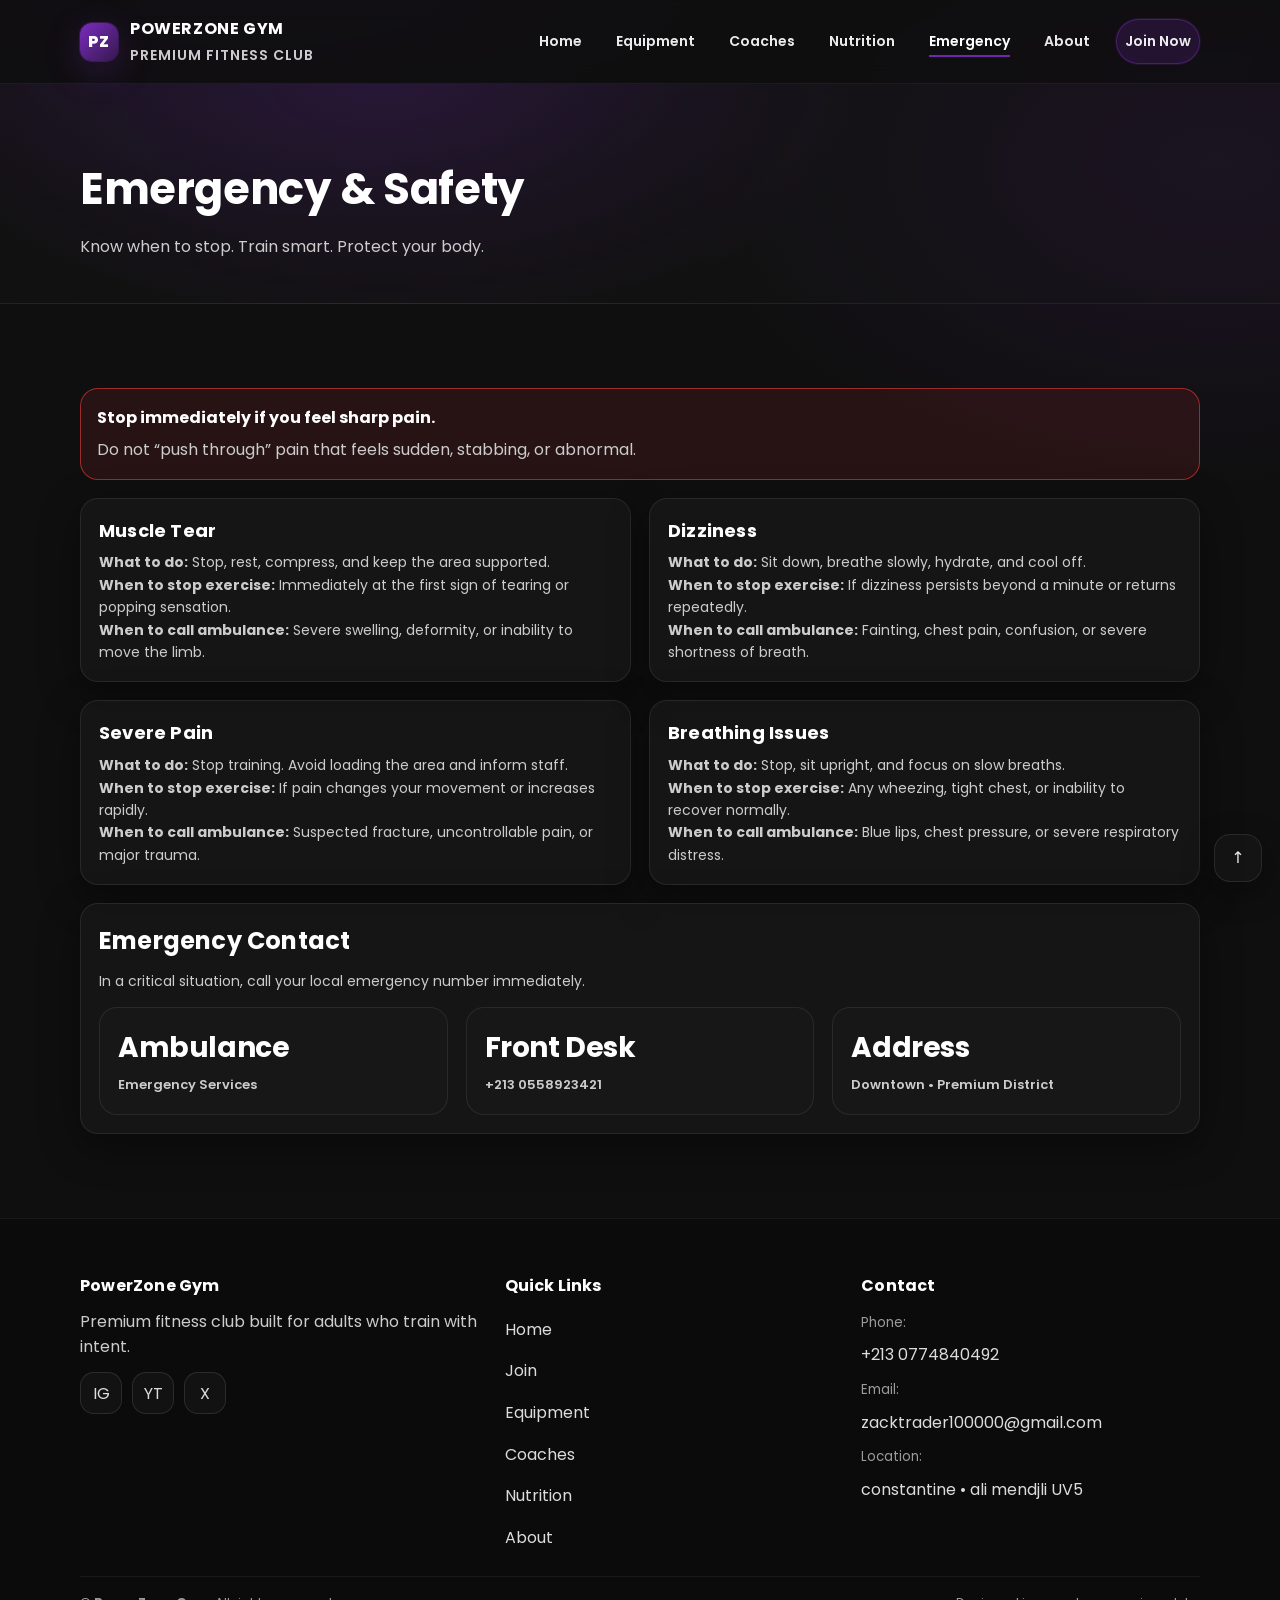
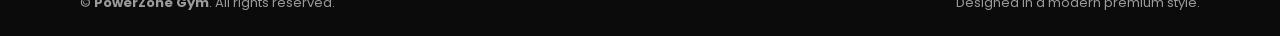
<file: project daw/emergency.html>
<!doctype html>
<html lang="en" id="top">
<head>
  <meta charset="utf-8" />
  <meta name="viewport" content="width=device-width,initial-scale=1" />
  <title>Emergency – PowerZone Gym</title>

  <link rel="preconnect" href="https://fonts.googleapis.com">
  <link rel="preconnect" href="https://fonts.gstatic.com" crossorigin>
  <link href="https://fonts.googleapis.com/css2?family=Poppins:wght@300;400;600;700;800&display=swap" rel="stylesheet">

  <link rel="stylesheet" href="css/style.css" />
</head>
<body>

  <!-- NAVBAR -->
  <header class="navbar">
    <div class="container nav-wrap">
      <a class="brand" href="index.html" aria-label="PowerZone Gym Home">
        <div class="brand-badge">PZ</div>
        <div>
          PowerZone Gym<br><span>Premium Fitness Club</span>
        </div>
      </a>

      <input class="nav-toggle" type="checkbox" id="navToggle" aria-label="Toggle navigation" />
      <label class="hamburger" for="navToggle" aria-hidden="true"><span></span></label>

      <nav class="nav-links" aria-label="Primary">
        <a href="index.html">Home</a>
       
        <a href="equipment.html">Equipment</a>
        <a href="coaches.html">Coaches</a>
        <a href="nutrition.html">Nutrition</a>
        <a class="active" href="emergency.html">Emergency</a>
        <a href="about.html">About</a>
        <a class="nav-cta" href="join.html">Join Now</a>
      </nav>
    </div>
  </header>

  <section class="page-hero">
    <div class="container">
      <h1 class="fade-in">Emergency & Safety</h1>
      <p class="fade-in delay-1">Know when to stop. Train smart. Protect your body.</p>
    </div>
  </section>

  <section class="section">
    <div class="container">

      <div class="alert red fade-in">
        <b>Stop immediately if you feel sharp pain.</b>
        <p style="margin-top:6px;">Do not “push through” pain that feels sudden, stabbing, or abnormal.</p>
      </div>

      <div style="height:18px;"></div>

      <div class="grid grid-2">
        <article class="card fade-in delay-1">
          <h3>Muscle Tear</h3>
          <p><b>What to do:</b> Stop, rest, compress, and keep the area supported.</p>
          <p><b>When to stop exercise:</b> Immediately at the first sign of tearing or popping sensation.</p>
          <p><b>When to call ambulance:</b> Severe swelling, deformity, or inability to move the limb.</p>
        </article>

        <article class="card fade-in delay-2">
          <h3>Dizziness</h3>
          <p><b>What to do:</b> Sit down, breathe slowly, hydrate, and cool off.</p>
          <p><b>When to stop exercise:</b> If dizziness persists beyond a minute or returns repeatedly.</p>
          <p><b>When to call ambulance:</b> Fainting, chest pain, confusion, or severe shortness of breath.</p>
        </article>

        <article class="card fade-in delay-3">
          <h3>Severe Pain</h3>
          <p><b>What to do:</b> Stop training. Avoid loading the area and inform staff.</p>
          <p><b>When to stop exercise:</b> If pain changes your movement or increases rapidly.</p>
          <p><b>When to call ambulance:</b> Suspected fracture, uncontrollable pain, or major trauma.</p>
        </article>

        <article class="card fade-in delay-4">
          <h3>Breathing Issues</h3>
          <p><b>What to do:</b> Stop, sit upright, and focus on slow breaths.</p>
          <p><b>When to stop exercise:</b> Any wheezing, tight chest, or inability to recover normally.</p>
          <p><b>When to call ambulance:</b> Blue lips, chest pressure, or severe respiratory distress.</p>
        </article>
      </div>

      <div style="height:18px;"></div>

      <div class="card fade-in">
        <h2 style="margin-bottom:10px;">Emergency Contact</h2>
        <p>In a critical situation, call your local emergency number immediately.</p>
        <div class="grid grid-3" style="margin-top:14px;">
          <div class="stat">
            <b>Ambulance</b>
            <span>Emergency Services</span>
          </div>
          <div class="stat">
            <b>Front Desk</b>
            <span>+213 0558923421</span>
          </div>
          <div class="stat">
            <b>Address</b>
            <span>Downtown • Premium District</span>
          </div>
        </div>
      </div>

    </div>
  </section>

  <!-- FOOTER -->
  <footer class="footer">
    <div class="container">
      <div class="footer-grid">
        <div>
          <h3>PowerZone Gym</h3>
          <p>Premium fitness club built for adults who train with intent.</p>
          <div class="social" aria-label="Social links">
            <a href="#" aria-label="Instagram">IG</a>
            <a href="#" aria-label="YouTube">YT</a>
            <a href="#" aria-label="X / Twitter">X</a>
          </div>
        </div>

        <div>
          <h3>Quick Links</h3>
          <a href="index.html">Home</a><br>
          <a href="join.html">Join</a><br>
          <a href="equipment.html">Equipment</a><br>
          <a href="coaches.html">Coaches</a><br>
          <a href="nutrition.html">Nutrition</a><br>
          <a href="about.html">About</a>
        </div>

        <div>
          <h3>Contact</h3>
          <small>Phone:</small><br>
          <a href="#">+213 0774840492</a><br>
          <small>Email:</small><br>
          <a href="#">zacktrader100000@gmail.com</a><br>
          <small>Location:</small><br>
          <a href="#">constantine • ali mendjli UV5 </a>
        </div>
      </div>

      <div class="copyright">
        <span>© <b>PowerZone Gym</b>. All rights reserved.</span>
        <span>Designed in a modern premium style.</span>
      </div>
    </div>
  </footer>

  <a class="to-top" href="#top" aria-label="Scroll to top">↑</a>
</body>
</html>
</file>
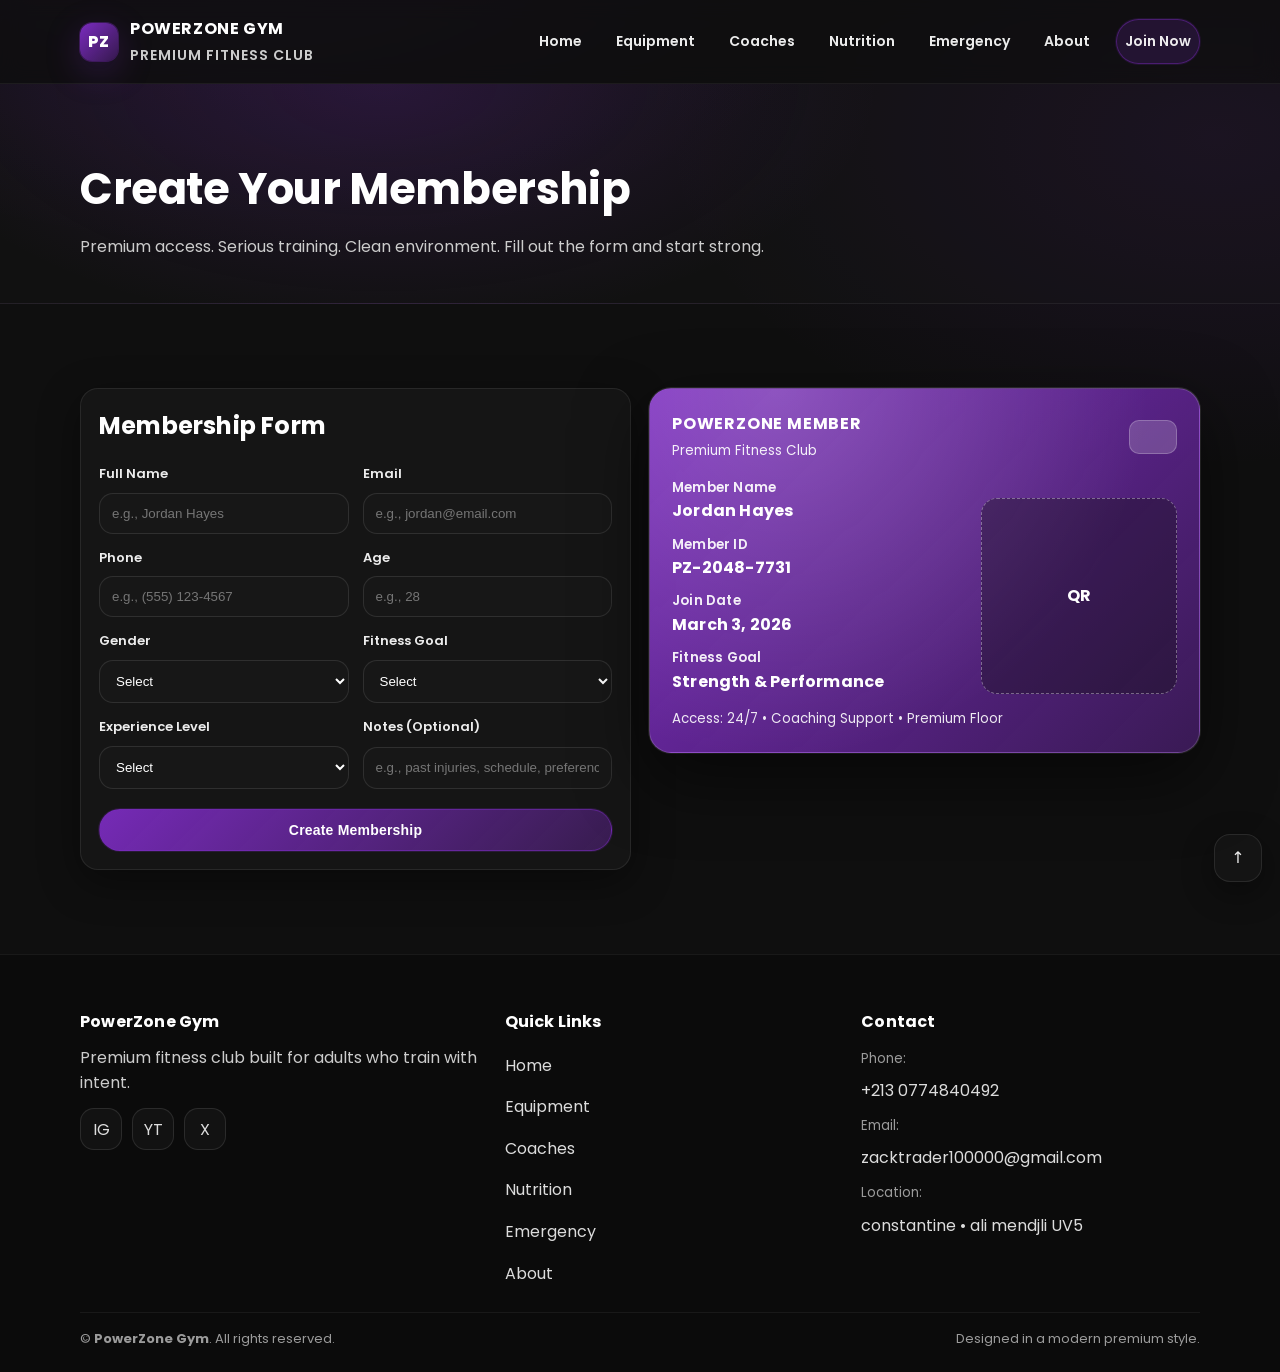
<file: project daw/join.html>
<!doctype html>
<html lang="en" id="top">
<head>
  <meta charset="utf-8" />
  <meta name="viewport" content="width=device-width,initial-scale=1" />
  <title>Join – PowerZone Gym</title>

  <link rel="preconnect" href="https://fonts.googleapis.com">
  <link rel="preconnect" href="https://fonts.gstatic.com" crossorigin>
  <link href="https://fonts.googleapis.com/css2?family=Poppins:wght@300;400;600;700;800&display=swap" rel="stylesheet">

  <link rel="stylesheet" href="css/style.css" />
</head>
<body>

  <!-- NAVBAR -->
  <header class="navbar">
    <div class="container nav-wrap">
      <a class="brand" href="index.html" aria-label="PowerZone Gym Home">
        <div class="brand-badge">PZ</div>
        <div>
          PowerZone Gym<br><span>Premium Fitness Club</span>
        </div>
      </a>

      <input class="nav-toggle" type="checkbox" id="navToggle" aria-label="Toggle navigation" />
      <label class="hamburger" for="navToggle" aria-hidden="true"><span></span></label>

      <nav class="nav-links" aria-label="Primary">
        <a href="index.html">Home</a>
        
        <a href="equipment.html">Equipment</a>
        <a href="coaches.html">Coaches</a>
        <a href="nutrition.html">Nutrition</a>
        <a href="emergency.html">Emergency</a>
        <a href="about.html">About</a>
        <a class="nav-cta" href="join.html">Join Now</a>
      </nav>
    </div>
  </header>

  <!-- PAGE HERO -->
  <section class="page-hero">
    <div class="container">
      <h1 class="fade-in">Create Your Membership</h1>
      <p class="fade-in delay-1">Premium access. Serious training. Clean environment. Fill out the form and start strong.</p>
    </div>
  </section>

  <!-- CONTENT -->
  <section class="section">
    <div class="container">
      <div class="grid grid-2">
        <!-- Form -->
        <article class="card fade-in">
          <h2 style="margin-bottom:10px;">Membership Form</h2>
          <p style="margin-bottom:18px;"></p>

          <form class="form" action="#" method="post">
            <div class="form-grid">
              <div class="field">
                <label for="fullName">Full Name</label>
                <input id="fullName" name="fullName" type="text" placeholder="e.g., Jordan Hayes" required>
              </div>

              <div class="field">
                <label for="email">Email</label>
                <input id="email" name="email" type="email" placeholder="e.g., jordan@email.com" required>
              </div>

              <div class="field">
                <label for="phone">Phone</label>
                <input id="phone" name="phone" type="tel" placeholder="e.g., (555) 123-4567" required>
              </div>

              <div class="field">
                <label for="age">Age</label>
                <input id="age" name="age" type="number" placeholder="e.g., 28" min="14" max="90" required>
              </div>

              <div class="field">
                <label for="gender">Gender</label>
                <select id="gender" name="gender" required>
                  <option value="" selected disabled>Select</option>
                  <option>Male</option>
                  <option>Female</option>
                  <option>Prefer not to say</option>
                </select>
              </div>

              <div class="field">
                <label for="goal">Fitness Goal</label>
                <select id="goal" name="goal" required>
                  <option value="" selected disabled>Select</option>
                  <option>Build Muscle</option>
                  <option>Lose Fat</option>
                  <option>Strength & Performance</option>
                  <option>General Fitness</option>
                </select>
              </div>

              <div class="field">
                <label for="experience">Experience Level</label>
                <select id="experience" name="experience" required>
                  <option value="" selected disabled>Select</option>
                  <option>Beginner</option>
                  <option>Intermediate</option>
                  <option>Advanced</option>
                  <option>coaching</option>
                </select>
              </div>

              <div class="field">
                <label for="notes">Notes (Optional)</label>
                <input id="notes" name="notes" type="text" placeholder="e.g., past injuries, schedule, preferences">
              </div>
            </div>

            <button class="btn btn-primary" type="submit" style="margin-top:6px; width:100%;">Create Membership</button>
          </form>
        </article>

        <!-- Membership Card Visual -->
        <aside class="fade-in delay-1">
          <div class="membership-card">
            <div class="card-content">
              <div class="card-top">
                <div>
                  <b style="letter-spacing:.8px; text-transform:uppercase;">PowerZone Member</b><br>
                  <small style="opacity:.92;">Premium Fitness Club</small>
                </div>
                <div class="card-chip" aria-hidden="true"></div>
              </div>

              <div class="card-grid">
                <div class="card-lines">
                  <div>
                    <small>Member Name</small>
                    <b>Jordan Hayes</b>
                  </div>
                  <div>
                    <small>Member ID</small>
                    <b>PZ-2048-7731</b>
                  </div>
                  <div>
                    <small>Join Date</small>
                    <b>March 3, 2026</b>
                  </div>
                  <div>
                    <small>Fitness Goal</small>
                    <b>Strength & Performance</b>
                  </div>
                </div>

                <div class="qr" aria-label="QR code placeholder">
                  QR
                </div>
              </div>

              <small style="opacity:.9;">Access: 24/7 • Coaching Support • Premium Floor</small>
            </div>
          </div>
        </aside>
      </div>
    </div>
  </section>

  <!-- FOOTER -->
  <footer class="footer">
    <div class="container">
      <div class="footer-grid">
        <div>
          <h3>PowerZone Gym</h3>
          <p>Premium fitness club built for adults who train with intent.</p>
          <div class="social" aria-label="Social links">
            <a href="#">IG</a>
            <a href="#">YT</a>
            <a href="#">X</a>
          </div>
        </div>

        <div>
          <h3>Quick Links</h3>
          <a href="index.html">Home</a><br>
          <a href="equipment.html">Equipment</a><br>
          <a href="coaches.html">Coaches</a><br>
          <a href="nutrition.html">Nutrition</a><br>
          <a href="emergency.html">Emergency</a><br>
          <a href="about.html">About</a>
        </div>

        <div>
          <h3>Contact</h3>
          <small>Phone:</small><br>
          <a href="#">+213 0774840492</a><br>
          <small>Email:</small><br>
          <a href="#">zacktrader100000@gmail.com</a><br>
          <small>Location:</small><br>
          <a href="#">constantine • ali mendjli UV5 </a>
        </div>
      </div>

      <div class="copyright">
        <span>© <b>PowerZone Gym</b>. All rights reserved.</span>
        <span>Designed in a modern premium style.</span>
      </div>
    </div>
  </footer>

  <a class="to-top" href="#top" aria-label="Scroll to top">↑</a>

</body>
</html>
</file>
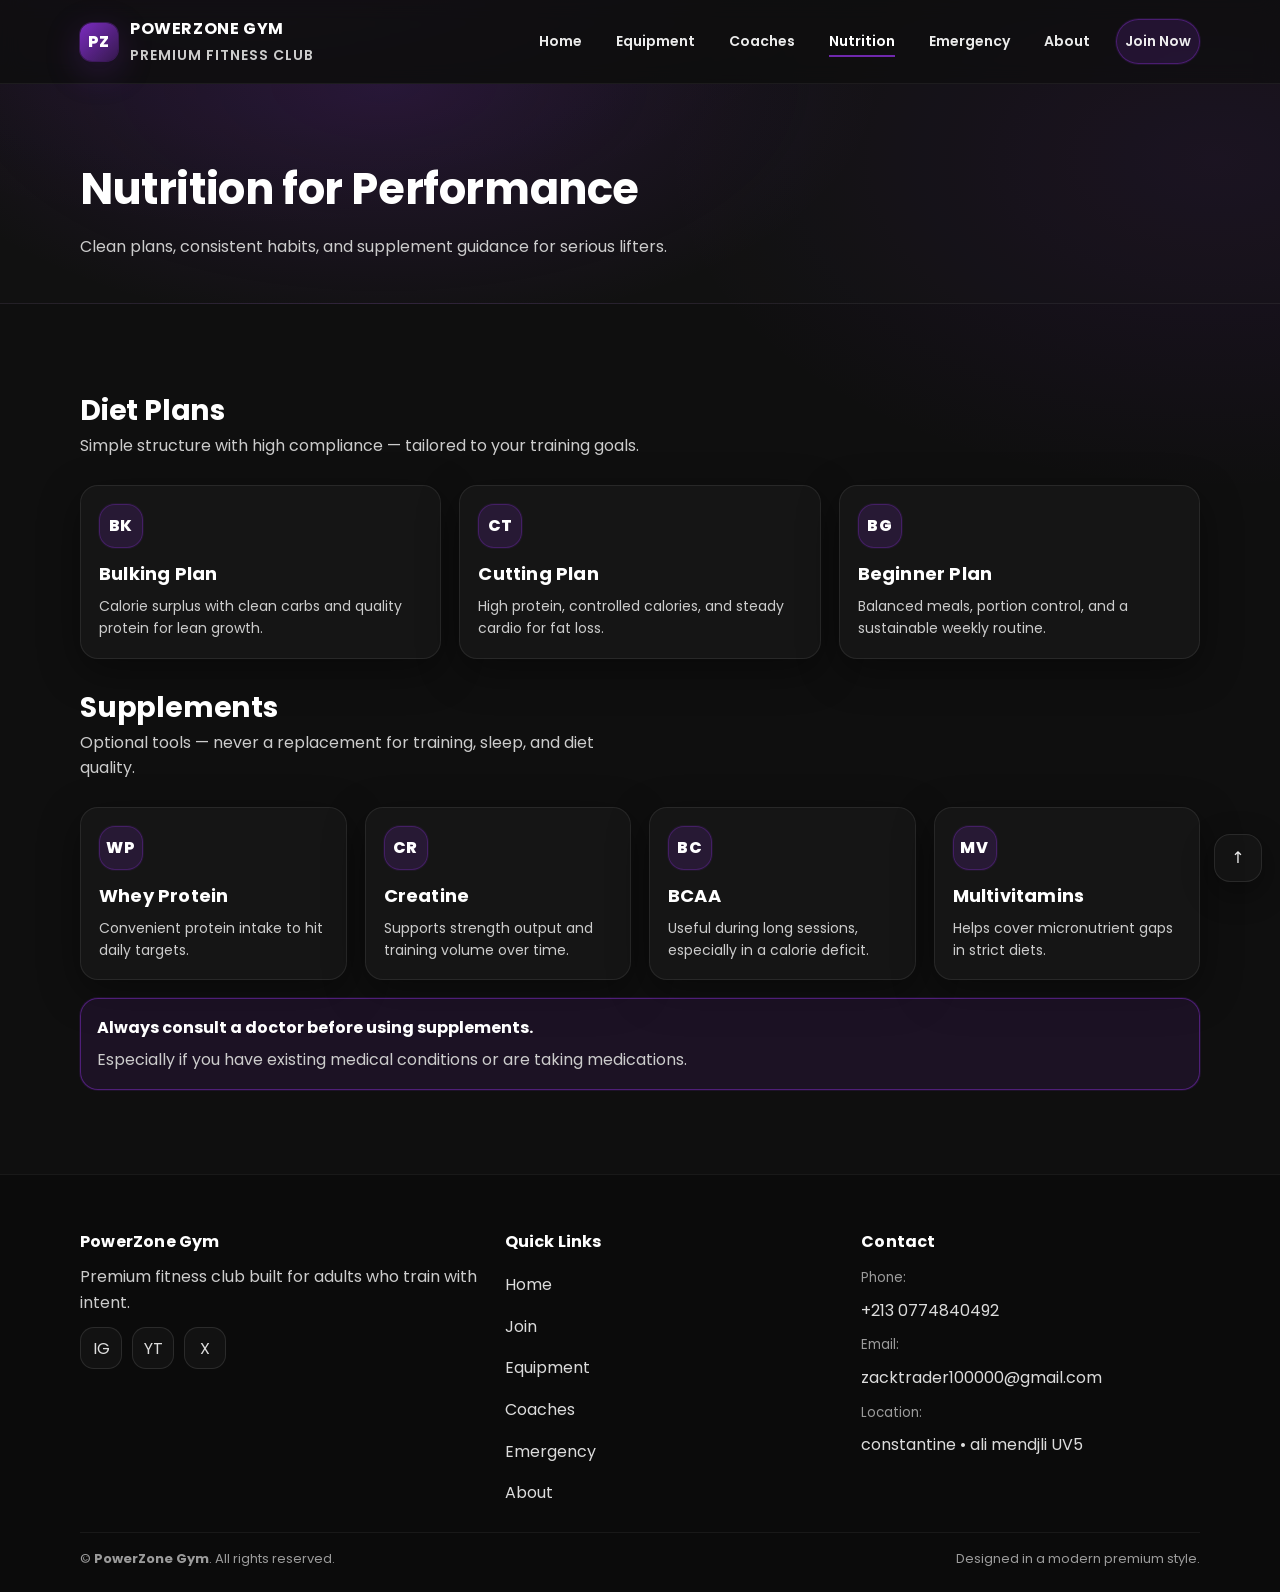
<file: project daw/nutrition.html>
<!doctype html>
<html lang="en" id="top">
<head>
  <meta charset="utf-8" />
  <meta name="viewport" content="width=device-width,initial-scale=1" />
  <title>Nutrition – PowerZone Gym</title>

  <link rel="preconnect" href="https://fonts.googleapis.com">
  <link rel="preconnect" href="https://fonts.gstatic.com" crossorigin>
  <link href="https://fonts.googleapis.com/css2?family=Poppins:wght@300;400;600;700;800&display=swap" rel="stylesheet">

  <link rel="stylesheet" href="css/style.css" />
</head>
<body>

  <!-- NAVBAR -->
  <header class="navbar">
    <div class="container nav-wrap">
      <a class="brand" href="index.html" aria-label="PowerZone Gym Home">
        <div class="brand-badge">PZ</div>
        <div>
          PowerZone Gym<br><span>Premium Fitness Club</span>
        </div>
      </a>

      <input class="nav-toggle" type="checkbox" id="navToggle" aria-label="Toggle navigation" />
      <label class="hamburger" for="navToggle" aria-hidden="true"><span></span></label>

      <nav class="nav-links" aria-label="Primary">
        <a href="index.html">Home</a>
        
        <a href="equipment.html">Equipment</a>
        <a href="coaches.html">Coaches</a>
        <a class="active" href="nutrition.html">Nutrition</a>
        <a href="emergency.html">Emergency</a>
        <a href="about.html">About</a>
        <a class="nav-cta" href="join.html">Join Now</a>
      </nav>
    </div>
  </header>

  <section class="page-hero">
    <div class="container">
      <h1 class="fade-in">Nutrition for Performance</h1>
      <p class="fade-in delay-1">Clean plans, consistent habits, and supplement guidance for serious lifters.</p>
    </div>
  </section>

  <section class="section">
    <div class="container">
      <div class="section-head fade-in">
        <div>
          <h2>Diet Plans</h2>
          <p>Simple structure with high compliance — tailored to your training goals.</p>
        </div>
      </div>

      <div class="grid grid-3">
        <article class="card fade-in delay-1">
          <div class="card-icon">BK</div>
          <h3>Bulking Plan</h3>
          <p>Calorie surplus with clean carbs and quality protein for lean growth.</p>
        </article>

        <article class="card fade-in delay-2">
          <div class="card-icon">CT</div>
          <h3>Cutting Plan</h3>
          <p>High protein, controlled calories, and steady cardio for fat loss.</p>
        </article>

        <article class="card fade-in delay-3">
          <div class="card-icon">BG</div>
          <h3>Beginner Plan</h3>
          <p>Balanced meals, portion control, and a sustainable weekly routine.</p>
        </article>
      </div>

      <div style="height:26px;"></div>

      <div class="section-head fade-in">
        <div>
          <h2>Supplements</h2>
          <p>Optional tools — never a replacement for training, sleep, and diet quality.</p>
        </div>
      </div>

      <div class="grid grid-4">
        <article class="card fade-in delay-1">
          <div class="card-icon">WP</div>
          <h3>Whey Protein</h3>
          <p>Convenient protein intake to hit daily targets.</p>
        </article>

        <article class="card fade-in delay-2">
          <div class="card-icon">CR</div>
          <h3>Creatine</h3>
          <p>Supports strength output and training volume over time.</p>
        </article>

        <article class="card fade-in delay-3">
          <div class="card-icon">BC</div>
          <h3>BCAA</h3>
          <p>Useful during long sessions, especially in a calorie deficit.</p>
        </article>

        <article class="card fade-in delay-4">
          <div class="card-icon">MV</div>
          <h3>Multivitamins</h3>
          <p>Helps cover micronutrient gaps in strict diets.</p>
        </article>
      </div>

      <div style="height:18px;"></div>

      <div class="alert purple fade-in">
        <b>Always consult a doctor before using supplements.</b>
        <p style="margin-top:6px;">Especially if you have existing medical conditions or are taking medications.</p>
      </div>
    </div>
  </section>

  <!-- FOOTER -->
  <footer class="footer">
    <div class="container">
      <div class="footer-grid">
        <div>
          <h3>PowerZone Gym</h3>
          <p>Premium fitness club built for adults who train with intent.</p>
          <div class="social" aria-label="Social links">
            <a href="#" aria-label="Instagram">IG</a>
            <a href="#" aria-label="YouTube">YT</a>
            <a href="#" aria-label="X / Twitter">X</a>
          </div>
        </div>

        <div>
          <h3>Quick Links</h3>
          <a href="index.html">Home</a><br>
          <a href="join.html">Join</a><br>
          <a href="equipment.html">Equipment</a><br>
          <a href="coaches.html">Coaches</a><br>
          <a href="emergency.html">Emergency</a><br>
          <a href="about.html">About</a>
        </div>

       <div>
          <h3>Contact</h3>
          <small>Phone:</small><br>
          <a href="#">+213 0774840492</a><br>
          <small>Email:</small><br>
          <a href="#">zacktrader100000@gmail.com</a><br>
          <small>Location:</small><br>
          <a href="#">constantine • ali mendjli UV5 </a>
        </div>
      </div>

      <div class="copyright">
        <span>© <b>PowerZone Gym</b>. All rights reserved.</span>
        <span>Designed in a modern premium style.</span>
      </div>
    </div>
  </footer>

  <a class="to-top" href="#top" aria-label="Scroll to top">↑</a>
</body>
</html>
</file>
<file: project daw/css/style.css>
:root{
  --purple:#7B2CBF;
  --bg:#0F0F0F;
  --panel:#1A1A1A;
  --text:#FFFFFF;
  --muted:#CCCCCC;

  --shadow: 0 18px 50px rgba(0,0,0,.55);
  --radius: 18px;
  --radius-sm: 14px;

  --glow: 0 0 0 1px rgba(123,44,191,.35), 0 10px 35px rgba(123,44,191,.28);
  --glow-strong: 0 0 0 1px rgba(123,44,191,.65), 0 14px 45px rgba(123,44,191,.45);
}

*{ box-sizing:border-box; }
html{ scroll-behavior:smooth; }
body{
  margin:0;
  font-family:"Poppins", system-ui, -apple-system, Segoe UI, Roboto, Arial, sans-serif;
  background: radial-gradient(1200px 700px at 20% -10%, rgba(123,44,191,.18), transparent 55%),
              radial-gradient(1000px 600px at 95% 10%, rgba(123,44,191,.12), transparent 55%),
              var(--bg);
  color:var(--text);
  line-height:1.6;
}

img{ max-width:100%; display:block; }
a{ color:inherit; text-decoration:none; }
p{ color:var(--muted); margin:0; }
h1,h2,h3{ margin:0; letter-spacing:.2px; }
ul{ margin:0; padding:0; list-style:none; }

.container{
  width:min(1120px, 92%);
  margin-inline:auto;
}

.section{
  padding: 84px 0;
  position:relative;
}

/* Fade-in (CSS-only) */
.fade-in{
  opacity:0;
  transform: translateY(18px);
  animation: fadeUp .9s ease forwards;
}
.fade-in.delay-1{ animation-delay:.08s; }
.fade-in.delay-2{ animation-delay:.16s; }
.fade-in.delay-3{ animation-delay:.24s; }
.fade-in.delay-4{ animation-delay:.32s; }

@keyframes fadeUp{
  to{ opacity:1; transform: translateY(0); }
}

/* =========================================================
   Navbar (Sticky, Premium, Underline Hover)
========================================================= */
.navbar{
  position:sticky;
  top:0;
  z-index:50;
  background: rgba(15,15,15,.72);
  backdrop-filter: blur(10px);
  border-bottom: 1px solid rgba(255,255,255,.06);
}

.nav-wrap{
  display:flex;
  align-items:center;
  justify-content:space-between;
  gap:18px;
  padding: 16px 0;
}

.brand{
  display:flex;
  align-items:center;
  gap:12px;
  font-weight:700;
  letter-spacing:.6px;
  text-transform:uppercase;
}
.brand-badge{
  width:38px; height:38px;
  border-radius:12px;
  background: linear-gradient(135deg, rgba(123,44,191,1), rgba(123,44,191,.35));
  box-shadow: var(--glow);
  display:grid;
  place-items:center;
  font-weight:800;
}
.brand span{
  font-size: 14px;
  color: var(--muted);
  font-weight:600;
  letter-spacing:1px;
}

.nav-links{
  display:flex;
  align-items:center;
  gap: 18px;
}

/* Underline hover animation */
.nav-links a{
  position:relative;
  padding: 10px 8px;
  font-weight:600;
  font-size: 14px;
  color: rgba(255,255,255,.92);
  transition: .3s ease;
}
.nav-links a::after{
  content:"";
  position:absolute;
  left:8px;
  right:8px;
  bottom:6px;
  height:2px;
  background: var(--purple);
  transform: scaleX(0);
  transform-origin:left;
  transition: transform .3s ease;
  opacity:.9;
}
.nav-links a:hover{
  color:#fff;
}
.nav-links a:hover::after{
  transform: scaleX(1);
}

/* Active page highlight (add class="active" in HTML) */
.nav-links a.active{
  color:#fff;
}
.nav-links a.active::after{
  transform: scaleX(1);
}

/* Join Now button in navbar */
.nav-cta{
  padding: 10px 14px;
  border-radius: 999px;
  background: rgba(123,44,191,.18);
  border: 1px solid rgba(123,44,191,.45);
  box-shadow: 0 0 0 1px rgba(123,44,191,.15);
  transition: .3s ease;
}
.nav-cta:hover{
  transform: translateY(-1px);
  box-shadow: var(--glow-strong);
  background: rgba(123,44,191,.24);
}

/* Mobile nav (CSS-only) */
.nav-toggle{
  display:none;
}
.hamburger{
  display:none;
  width:44px; height:44px;
  border-radius: 12px;
  border: 1px solid rgba(255,255,255,.10);
  background: rgba(26,26,26,.55);
  align-items:center;
  justify-content:center;
  cursor:pointer;
  transition:.3s ease;
}
.hamburger:hover{
  box-shadow: var(--glow);
}
.hamburger span{
  width:18px; height:2px;
  background:#fff;
  position:relative;
  display:block;
}
.hamburger span::before,
.hamburger span::after{
  content:"";
  position:absolute;
  left:0;
  width:18px; height:2px;
  background:#fff;
}
.hamburger span::before{ top:-6px; }
.hamburger span::after{ top:6px; }

/* =========================================================
   Buttons
========================================================= */
.btn-row{ display:flex; gap:12px; flex-wrap:wrap; }

.btn{
  display:inline-flex;
  align-items:center;
  justify-content:center;
  gap:10px;
  padding: 12px 18px;
  border-radius: 999px;
  font-weight:700;
  letter-spacing:.2px;
  font-size: 14px;
  border: 1px solid rgba(255,255,255,.12);
  background: rgba(26,26,26,.55);
  color:#fff;
  transition:.3s ease;
}
.btn:hover{
  transform: translateY(-1px);
  box-shadow: 0 10px 35px rgba(0,0,0,.55);
}

.btn-primary{
  border: 1px solid rgba(123,44,191,.55);
  background: linear-gradient(135deg, rgba(123,44,191,.95), rgba(123,44,191,.35));
  box-shadow: 0 0 0 1px rgba(123,44,191,.20);
}
.btn-primary:hover{
  box-shadow: var(--glow-strong);
}

.btn-outline{
  background: transparent;
  border: 1px solid rgba(123,44,191,.45);
}
.btn-outline:hover{
  box-shadow: var(--glow);
}

/* =========================================================
   Hero
========================================================= */
.hero{
  min-height: 86vh;
  display:grid;
  align-items:center;
  position:relative;
  overflow:hidden;
  border-bottom: 1px solid rgba(255,255,255,.06);
}

/* Background image */
.hero::before{
  content:"";
  position:absolute;
  inset:0;
  background-image: url("../images/hero.jpg");
  background-size: cover;
  background-position: center;
  filter: contrast(1.08) saturate(1.05);
  transform: scale(1.02);
}

/* Dark overlay */
.hero::after{
  content:"";
  position:absolute;
  inset:0;
  background: linear-gradient(90deg, rgba(15,15,15,.90), rgba(15,15,15,.68) 55%, rgba(15,15,15,.92));
}

.hero-inner{
  position:relative;
  z-index:2;
  padding: 88px 0;
}

.kicker{
  display:inline-flex;
  align-items:center;
  gap:10px;
  padding: 8px 12px;
  border-radius: 999px;
  background: rgba(26,26,26,.55);
  border: 1px solid rgba(255,255,255,.10);
  color: rgba(255,255,255,.92);
  font-weight:600;
  letter-spacing:.6px;
  text-transform:uppercase;
  font-size: 12px;
  margin-bottom: 14px;
}
.kicker b{
  color:#fff;
}
.kicker i{
  width:8px; height:8px;
  border-radius: 50%;
  background: var(--purple);
  box-shadow: 0 0 18px rgba(123,44,191,.65);
  display:inline-block;
}

.hero h1{
  font-size: clamp(36px, 5vw, 64px);
  line-height:1.05;
  letter-spacing:-.6px;
}
.hero p{
  margin-top: 14px;
  max-width: 560px;
  font-size: 16px;
}

.hero-meta{
  display:flex;
  gap:16px;
  flex-wrap:wrap;
  margin-top: 22px;
  color: rgba(255,255,255,.78);
  font-weight:600;
  font-size: 13px;
}
.hero-meta span{
  padding: 10px 12px;
  border-radius: 14px;
  border: 1px solid rgba(255,255,255,.10);
  background: rgba(26,26,26,.45);
}

/* =========================================================
   Cards / Grids
========================================================= */
.grid{
  display:grid;
  gap: 18px;
}

.grid-4{ grid-template-columns: repeat(4, 1fr); }
.grid-3{ grid-template-columns: repeat(3, 1fr); }
.grid-2{ grid-template-columns: repeat(2, 1fr); }

.card{
  background: rgba(26,26,26,.62);
  border: 1px solid rgba(255,255,255,.08);
  border-radius: var(--radius);
  padding: 18px;
  box-shadow: 0 12px 40px rgba(0,0,0,.40);
  transition: .3s ease;
  position:relative;
  overflow:hidden;
}
.card:hover{
  transform: translateY(-4px) scale(1.01);
  border-color: rgba(123,44,191,.55);
  box-shadow: var(--glow);
}
.card h3{
  font-size: 18px;
  margin-bottom: 6px;
}
.card p{ font-size: 14px; }

.card-icon{
  width:44px; height:44px;
  border-radius: 16px;
  display:grid;
  place-items:center;
  background: rgba(123,44,191,.18);
  border: 1px solid rgba(123,44,191,.35);
  box-shadow: 0 0 0 1px rgba(123,44,191,.10);
  margin-bottom: 12px;
  font-weight:800;
  letter-spacing:.6px;
}

/* Section headings */
.section-head{
  display:flex;
  align-items:flex-end;
  justify-content:space-between;
  gap: 18px;
  margin-bottom: 26px;
}
.section-head h2{
  font-size: clamp(22px, 2.2vw, 34px);
  letter-spacing:-.2px;
}
.section-head p{
  max-width: 560px;
}

/* =========================================================
   Stats
========================================================= */
.stats{
  background: linear-gradient(180deg, rgba(123,44,191,.10), rgba(0,0,0,0));
  border-top: 1px solid rgba(255,255,255,.06);
  border-bottom: 1px solid rgba(255,255,255,.06);
}
.stat{
  padding: 18px;
  border-radius: var(--radius);
  background: rgba(26,26,26,.55);
  border: 1px solid rgba(255,255,255,.08);
  transition:.3s ease;
}
.stat:hover{
  border-color: rgba(123,44,191,.55);
  box-shadow: var(--glow);
}
.stat b{
  display:block;
  font-size: 28px;
  letter-spacing:-.4px;
}
.stat span{
  color: var(--muted);
  font-weight:600;
  font-size: 13px;
}

/* =========================================================
   Testimonials
========================================================= */
.person{
  display:flex;
  align-items:center;
  gap: 12px;
  margin-top: 14px;
}
.avatar{
  width:44px; height:44px;
  border-radius: 14px;
  overflow:hidden;
  border: 1px solid rgba(255,255,255,.10);
}
.stars{
  display:flex;
  gap:4px;
  margin-top: 10px;
}
.star{
  width:16px; height:16px;
  background: conic-gradient(from 180deg, rgba(123,44,191,1), rgba(123,44,191,.55));
  clip-path: polygon(50% 0%, 61% 35%, 98% 35%, 68% 57%, 79% 91%, 50% 70%, 21% 91%, 32% 57%, 2% 35%, 39% 35%);
  filter: drop-shadow(0 8px 14px rgba(123,44,191,.25));
}

/* =========================================================
   Page header (inner pages)
========================================================= */
.page-hero{
  padding: 70px 0 44px;
  border-bottom: 1px solid rgba(255,255,255,.06);
  background: radial-gradient(900px 450px at 30% 0%, rgba(123,44,191,.18), transparent 55%),
              rgba(26,26,26,.22);
}
.page-hero h1{
  font-size: clamp(28px, 3.4vw, 44px);
  letter-spacing:-.4px;
}
.page-hero p{ margin-top:10px; max-width: 720px; }

/* =========================================================
   Forms (Join page)
========================================================= */
.form{
  display:grid;
  gap: 14px;
}
.form-grid{
  display:grid;
  gap: 14px;
  grid-template-columns: repeat(2, 1fr);
}
.field{
  display:grid;
  gap: 8px;
}
label{
  font-weight:600;
  font-size: 13px;
  color: rgba(255,255,255,.92);
}
input, select, textarea{
  width:100%;
  padding: 12px 12px;
  border-radius: 14px;
  border: 1px solid rgba(255,255,255,.10);
  background: rgba(26,26,26,.55);
  color:#fff;
  outline:none;
  transition:.3s ease;
}
input:focus, select:focus, textarea:focus{
  border-color: rgba(123,44,191,.65);
  box-shadow: var(--glow);
}
.form-note{
  color: rgba(204,204,204,.90);
  font-size: 13px;
}

.membership-card{
  border-radius: 22px;
  padding: 22px;
  background: linear-gradient(135deg, rgba(123,44,191,1), rgba(123,44,191,.40));
  box-shadow: 0 24px 70px rgba(0,0,0,.55), 0 0 0 1px rgba(255,255,255,.12);
  border: 1px solid rgba(255,255,255,.16);
  position:relative;
  overflow:hidden;
}
.membership-card::after{
  content:"";
  position:absolute;
  inset:-40%;
  background: radial-gradient(circle at 30% 30%, rgba(255,255,255,.20), transparent 45%);
  transform: rotate(18deg);
}
.card-content{
  position:relative;
  z-index:2;
  display:grid;
  gap: 14px;
}
.card-top{
  display:flex;
  align-items:center;
  justify-content:space-between;
  gap: 10px;
}
.card-chip{
  width:48px; height:34px;
  border-radius: 10px;
  background: rgba(255,255,255,.18);
  border: 1px solid rgba(255,255,255,.22);
}
.card-grid{
  display:grid;
  grid-template-columns: 1.2fr .8fr;
  gap: 14px;
  align-items:end;
}
.card-lines{
  display:grid;
  gap: 10px;
}
.card-lines small{
  display:block;
  opacity:.92;
  font-weight:600;
  letter-spacing:.2px;
}
.card-lines b{
  display:block;
  font-size: 16px;
  letter-spacing:.2px;
}
.qr{
  width:100%;
  aspect-ratio: 1 / 1;
  border-radius: 16px;
  background: rgba(15,15,15,.35);
  border: 1px dashed rgba(255,255,255,.35);
  display:grid;
  place-items:center;
  font-weight:700;
}

/* =========================================================
   Media cards (Equipment + Coaches)
========================================================= */
.media{
  padding:0;
}
.media-top{
  position:relative;
  border-radius: var(--radius);
  overflow:hidden;
}
.media-top img{
  width:100%;
  height: 190px;
  object-fit: cover;
  transition: .3s ease;
  transform: scale(1.02);
}
.media:hover .media-top img{
  transform: scale(1.10);
}

/* Purple overlay on hover */
.media-top::after{
  content:"";
  position:absolute;
  inset:0;
  background: linear-gradient(180deg, rgba(123,44,191,.0), rgba(123,44,191,.18));
  opacity:0;
  transition:.3s ease;
}
.media:hover .media-top::after{
  opacity:1;
}

.media-body{
  padding: 16px 18px 18px;
}
.badges{
  display:flex;
  gap:10px;
  flex-wrap:wrap;
  margin-top: 10px;
}
.badge{
  padding: 8px 10px;
  border-radius: 999px;
  border: 1px solid rgba(255,255,255,.10);
  background: rgba(15,15,15,.35);
  font-size: 12px;
  font-weight:700;
  color: rgba(255,255,255,.88);
}
.badge.purple{
  border-color: rgba(123,44,191,.45);
  background: rgba(123,44,191,.12);
}

/* Coaches */
.quote{
  margin-top: 12px;
  padding: 12px 12px;
  border-radius: 14px;
  background: rgba(15,15,15,.35);
  border: 1px solid rgba(255,255,255,.08);
  color: rgba(255,255,255,.88);
  font-size: 13px;
}

/* =========================================================
   Alert boxes
========================================================= */
.alert{
  border-radius: var(--radius);
  padding: 16px 16px;
  border: 1px solid rgba(255,255,255,.10);
  background: rgba(26,26,26,.55);
}
.alert.purple{
  border-color: rgba(123,44,191,.55);
  background: rgba(123,44,191,.12);
  box-shadow: 0 0 0 1px rgba(123,44,191,.15);
}
.alert.red{
  border-color: rgba(255,60,60,.55);
  background: rgba(255,60,60,.10);
}

/* =========================================================
   About image block + gradient section
========================================================= */
.grad-section{
  background: linear-gradient(135deg, rgba(123,44,191,.14), rgba(0,0,0,0) 55%);
  border-top: 1px solid rgba(255,255,255,.06);
  border-bottom: 1px solid rgba(255,255,255,.06);
}
.figure{
  border-radius: var(--radius);
  overflow:hidden;
  border: 1px solid rgba(255,255,255,.10);
  background: rgba(26,26,26,.55);
  box-shadow: var(--shadow);
}
.figure img{
  height: 320px;
  width:100%;
  object-fit:cover;
}

/* =========================================================
   Footer
========================================================= */
.footer{
  padding: 54px 0 22px;
  border-top: 1px solid rgba(255,255,255,.06);
  background: rgba(10,10,10,.82);
}
.footer-grid{
  display:grid;
  grid-template-columns: 1.2fr 1fr 1fr;
  gap: 18px;
}
.footer h3{
  font-size: 16px;
  margin-bottom: 10px;
}
.footer a{
  display:inline-flex;
  padding: 8px 0;
  color: rgba(255,255,255,.86);
  transition:.3s ease;
}
.footer a:hover{
  color:#fff;
  text-shadow: 0 0 18px rgba(123,44,191,.55);
}
.footer small{
  color: rgba(204,204,204,.75);
}
.social{
  display:flex;
  gap:10px;
  margin-top: 12px;
}
.social a{
  width:42px; height:42px;
  border-radius: 14px;
  display:grid;
  place-items:center;
  border: 1px solid rgba(255,255,255,.10);
  background: rgba(26,26,26,.55);
  transition:.3s ease;
}
.social a:hover{
  border-color: rgba(123,44,191,.55);
  box-shadow: var(--glow);
  transform: translateY(-1px);
}

.copyright{
  margin-top: 18px;
  padding-top: 16px;
  border-top: 1px solid rgba(255,255,255,.06);
  display:flex;
  justify-content:space-between;
  gap: 12px;
  flex-wrap:wrap;
  color: rgba(204,204,204,.75);
  font-size: 13px;
}

/* =========================================================
   Scroll-to-top button (CSS-only visual)
========================================================= */
.to-top{
  position:fixed;
  right: 18px;
  bottom: 18px;
  width: 48px;
  height: 48px;
  border-radius: 16px;
  display:grid;
  place-items:center;
  background: rgba(26,26,26,.65);
  border: 1px solid rgba(255,255,255,.10);
  box-shadow: 0 10px 35px rgba(0,0,0,.45);
  transition:.3s ease;
  opacity:.92;
}
.to-top:hover{
  transform: translateY(-2px);
  border-color: rgba(123,44,191,.55);
  box-shadow: var(--glow);
}

/* =========================================================
   Responsive
========================================================= */
@media (max-width: 980px){
  .grid-4{ grid-template-columns: repeat(2, 1fr); }
  .grid-3{ grid-template-columns: repeat(2, 1fr); }
  .footer-grid{ grid-template-columns: 1fr; }
}

@media (max-width: 820px){
  .hamburger{ display:flex; }
  .nav-links{
    position:absolute;
    left:0; right:0;
    top: 70px;
    background: rgba(15,15,15,.92);
    backdrop-filter: blur(10px);
    border-bottom: 1px solid rgba(255,255,255,.06);
    padding: 12px 4%;
    display:grid;
    gap: 8px;
    transform: translateY(-8px);
    opacity:0;
    pointer-events:none;
    transition:.3s ease;
  }
  .nav-links a{ padding: 12px 10px; }
  .nav-toggle:checked ~ .nav-links{
    opacity:1;
    pointer-events:auto;
    transform: translateY(0);
  }
  .nav-cta{
    width: fit-content;
    margin-top: 6px;
  }
}

@media (max-width: 620px){
  .grid-2{ grid-template-columns: 1fr; }
  .grid-3{ grid-template-columns: 1fr; }
  .grid-4{ grid-template-columns: 1fr; }
  .form-grid{ grid-template-columns: 1fr; }
  .hero-meta span{ width: fit-content; }
}
</file>
